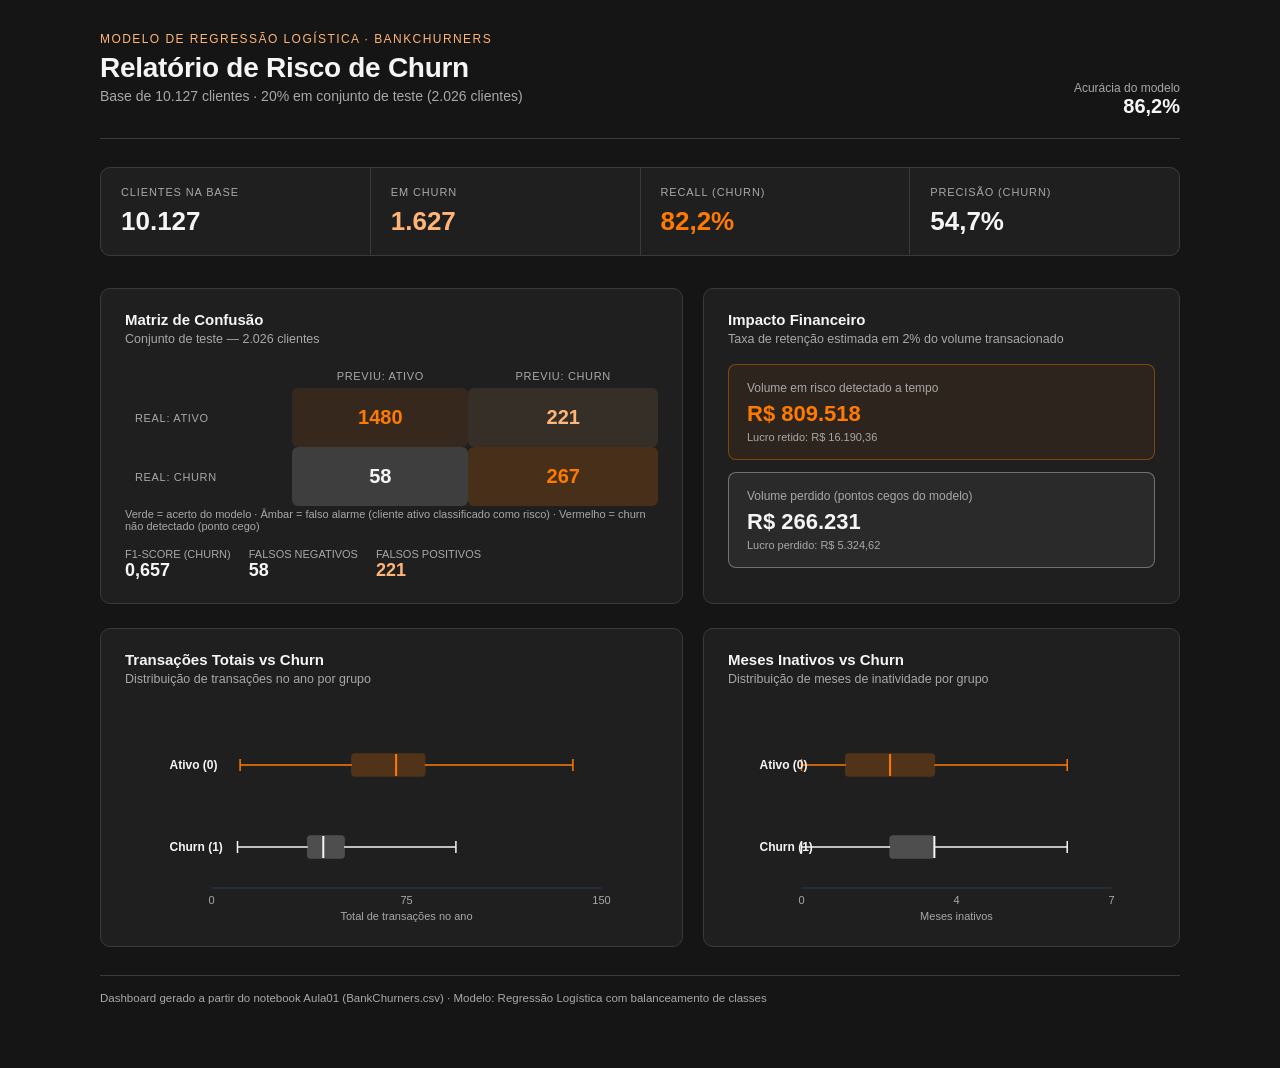
<file: dashboard-churn.html>
<!DOCTYPE html>
<html lang="pt-BR">
<head>
<meta charset="UTF-8">
<title>Relatório de Risco de Churn — BankChurners</title>
<style>
  :root{
    --bg:#151515;
    --surface:#1F1F1F;
    --surface-2:#2A2A2A;
    --line:#3A3A3A;
    --text:#F5F5F5;
    --muted:#A8A8A8;
    --amber:#FFB577;
    --teal:#FF7A00;
    --red:#F5F5F5;
  }
  *{box-sizing:border-box;}
  body{
    margin:0;
    background:var(--bg);
    color:var(--text);
    font-family:'Avantgarde','TeX Gyre Adventor','URW Gothic L',sans-serif;
    padding:32px 24px 64px;
  }
  .wrap{max-width:1080px;margin:0 auto;}

  header{
    border-bottom:1px solid var(--line);
    padding-bottom:20px;
    margin-bottom:28px;
    display:flex;
    justify-content:space-between;
    align-items:flex-end;
    flex-wrap:wrap;
    gap:12px;
  }
  .eyebrow{
    font-family:'Avantgarde','TeX Gyre Adventor','URW Gothic L',sans-serif;
    font-size:12px;
    letter-spacing:.12em;
    text-transform:uppercase;
    color:var(--amber);
    margin:0 0 6px;
  }
  h1{
    margin:0;
    font-size:28px;
    font-weight:700;
    letter-spacing:-0.01em;
  }
  .subtitle{color:var(--muted);font-size:14px;margin-top:4px;}
  .badge{
    font-family:'Avantgarde','TeX Gyre Adventor','URW Gothic L',sans-serif;
    font-size:12px;
    color:var(--muted);
    text-align:right;
  }
  .badge b{color:var(--text);font-size:20px;display:block;font-weight:600;}

  .kpi-strip{
    display:grid;
    grid-template-columns:repeat(4,1fr);
    gap:1px;
    background:var(--line);
    border:1px solid var(--line);
    border-radius:10px;
    overflow:hidden;
    margin-bottom:32px;
  }
  .kpi{
    background:var(--surface);
    padding:18px 20px;
  }
  .kpi .label{
    font-size:11px;
    color:var(--muted);
    text-transform:uppercase;
    letter-spacing:.08em;
    margin-bottom:8px;
  }
  .kpi .value{
    font-family:'Avantgarde','TeX Gyre Adventor','URW Gothic L',sans-serif;
    font-size:26px;
    font-weight:600;
  }
  .kpi .value.accent{color:var(--teal);}
  .kpi .value.warn{color:var(--amber);}

  .grid{
    display:grid;
    grid-template-columns:1.1fr .9fr;
    gap:20px;
    margin-bottom:24px;
  }
  @media (max-width:800px){.grid{grid-template-columns:1fr;}}

  .card{
    background:var(--surface);
    border:1px solid var(--line);
    border-radius:10px;
    padding:22px 24px;
  }
  .card h2{
    font-size:15px;
    font-weight:600;
    margin:0 0 4px;
  }
  .card .desc{font-size:12.5px;color:var(--muted);margin:0 0 18px;}

  /* Confusion matrix */
  .cm-table{width:100%;border-collapse:collapse;font-family:'Avantgarde','TeX Gyre Adventor','URW Gothic L',sans-serif;font-size:13px;}
  .cm-table th{color:var(--muted);font-weight:500;font-size:11px;text-transform:uppercase;letter-spacing:.06em;padding:6px 10px;}
  .cm-table td{padding:18px 10px;text-align:center;border-radius:6px;font-size:20px;font-weight:600;}
  .cm-tp{background:rgba(255,122,0,0.18);color:var(--teal);}
  .cm-tn{background:rgba(255,122,0,0.10);color:var(--teal);}
  .cm-fp{background:rgba(255,181,119,0.10);color:var(--amber);}
  .cm-fn{background:rgba(245,245,245,0.14);color:var(--red);}
  .cm-caption{font-size:11px;color:var(--muted);margin-top:2px;}

  .metrics-row{display:flex;gap:18px;margin-top:16px;flex-wrap:wrap;}
  .metric{font-family:'Avantgarde','TeX Gyre Adventor','URW Gothic L',sans-serif;}
  .metric .m-label{font-size:11px;color:var(--muted);text-transform:uppercase;}
  .metric .m-val{font-size:18px;font-weight:600;}

  /* Boxplots */
  svg{display:block;}
  .axis-label{font-size:11px;fill:var(--muted);font-family:'Avantgarde','TeX Gyre Adventor','URW Gothic L',sans-serif;}
  .box-title{font-size:12px;fill:var(--text);font-family:'Avantgarde','TeX Gyre Adventor','URW Gothic L',sans-serif;font-weight:600;}

  .impact-grid{display:grid;grid-template-columns:1fr 1fr;gap:16px;margin-top:6px;}
  .impact-card{border-radius:8px;padding:16px 18px;border:1px solid var(--line);}
  .impact-card.retido{border-color:rgba(255,122,0,0.4);background:rgba(255,122,0,0.06);}
  .impact-card.perdido{border-color:rgba(245,245,245,0.35);background:rgba(245,245,245,0.05);}
  .impact-card .t{font-size:12px;color:var(--muted);margin-bottom:6px;}
  .impact-card .n{font-family:'Avantgarde','TeX Gyre Adventor','URW Gothic L',sans-serif;font-size:22px;font-weight:600;}
  .impact-card.retido .n{color:var(--teal);}
  .impact-card.perdido .n{color:var(--red);}
  .impact-card .s{font-size:11px;color:var(--muted);margin-top:4px;}

  footer{margin-top:28px;font-size:11.5px;color:var(--muted);border-top:1px solid var(--line);padding-top:16px;}
</style>
</head>
<body>
<div class="wrap">

  <header>
    <div>
      <p class="eyebrow">Modelo de Regressão Logística · BankChurners</p>
      <h1>Relatório de Risco de Churn</h1>
      <p class="subtitle">Base de 10.127 clientes · 20% em conjunto de teste (2.026 clientes)</p>
    </div>
    <div class="badge">Acurácia do modelo<b>86,2%</b></div>
  </header>

  <div class="kpi-strip">
    <div class="kpi">
      <div class="label">Clientes na base</div>
      <div class="value">10.127</div>
    </div>
    <div class="kpi">
      <div class="label">Em churn</div>
      <div class="value warn">1.627</div>
    </div>
    <div class="kpi">
      <div class="label">Recall (churn)</div>
      <div class="value accent">82,2%</div>
    </div>
    <div class="kpi">
      <div class="label">Precisão (churn)</div>
      <div class="value">54,7%</div>
    </div>
  </div>

  <div class="grid">
    <div class="card">
      <h2>Matriz de Confusão</h2>
      <p class="desc">Conjunto de teste — 2.026 clientes</p>
      <table class="cm-table">
        <tr>
          <th></th>
          <th>Previu: Ativo</th>
          <th>Previu: Churn</th>
        </tr>
        <tr>
          <th style="text-align:left">Real: Ativo</th>
          <td class="cm-tn">1480</td>
          <td class="cm-fp">221</td>
        </tr>
        <tr>
          <th style="text-align:left">Real: Churn</th>
          <td class="cm-fn">58</td>
          <td class="cm-tp">267</td>
        </tr>
      </table>
      <p class="cm-caption">Verde = acerto do modelo · Âmbar = falso alarme (cliente ativo classificado como risco) · Vermelho = churn não detectado (ponto cego)</p>
      <div class="metrics-row">
        <div class="metric"><div class="m-label">F1-score (churn)</div><div class="m-val">0,657</div></div>
        <div class="metric"><div class="m-label">Falsos negativos</div><div class="m-val" style="color:var(--red)">58</div></div>
        <div class="metric"><div class="m-label">Falsos positivos</div><div class="m-val" style="color:var(--amber)">221</div></div>
      </div>
    </div>

    <div class="card">
      <h2>Impacto Financeiro</h2>
      <p class="desc">Taxa de retenção estimada em 2% do volume transacionado</p>
      <div class="impact-card retido">
        <div class="t">Volume em risco detectado a tempo</div>
        <div class="n">R$ 809.518</div>
        <div class="s">Lucro retido: R$ 16.190,36</div>
      </div>
      <div class="impact-card perdido" style="margin-top:12px;">
        <div class="t">Volume perdido (pontos cegos do modelo)</div>
        <div class="n">R$ 266.231</div>
        <div class="s">Lucro perdido: R$ 5.324,62</div>
      </div>
    </div>
  </div>

  <div class="grid">
    <div class="card">
      <h2>Transações Totais vs Churn</h2>
      <p class="desc">Distribuição de transações no ano por grupo</p>
      <svg id="box1" viewBox="0 0 460 220" width="100%" height="220"></svg>
    </div>
    <div class="card">
      <h2>Meses Inativos vs Churn</h2>
      <p class="desc">Distribuição de meses de inatividade por grupo</p>
      <svg id="box2" viewBox="0 0 380 220" width="100%" height="220"></svg>
    </div>
  </div>

  <footer>
    Dashboard gerado a partir do notebook Aula01 (BankChurners.csv) · Modelo: Regressão Logística com balanceamento de classes
  </footer>
</div>

<script>
const dataTrans = {
  0: {min:11,q1:54,median:71,q3:82,max:139},
  1: {min:10,q1:37,median:43,q3:51,max:94}
};
const dataInact = {
  0: {min:0,q1:1,median:2,q3:3,max:6},
  1: {min:0,q1:2,median:3,q3:3,max:6}
};

function drawBox(svgId, data, xMaxDomain, unitLabel){
  const svg = document.getElementById(svgId);
  const W = svgId==='box1'?460:380, H=220;
  const padL=50,padR=20,padT=20,padB=36;
  const plotW = W-padL-padR, plotH = H-padT-padB;
  const scale = v => padL + (v/xMaxDomain)*plotW;
  const colors = {0:'#FF7A00',1:'#F5F5F5'};
  const labels = {0:'Ativo (0)',1:'Churn (1)'};
  let svgns = "http://www.w3.org/2000/svg";
  function el(tag,attrs){
    const e = document.createElementNS(svgns,tag);
    for(const k in attrs) e.setAttribute(k,attrs[k]);
    return e;
  }
  // axis
  const axis = el('line',{x1:padL,y1:padT+plotH,x2:padL+plotW,y2:padT+plotH,stroke:'#2A3B57','stroke-width':1});
  svg.appendChild(axis);
  [0, xMaxDomain/2, xMaxDomain].forEach(v=>{
    const x = scale(v);
    const t = el('text',{x:x,y:padT+plotH+16,'text-anchor':'middle',class:'axis-label'});
    t.textContent = Math.round(v);
    svg.appendChild(t);
  });
  const axisLabel = el('text',{x:padL+plotW/2,y:H-4,'text-anchor':'middle',class:'axis-label'});
  axisLabel.textContent = unitLabel;
  svg.appendChild(axisLabel);

  const groups = [0,1];
  const rowH = plotH/groups.length;
  groups.forEach((g,i)=>{
    const d = data[g];
    const cy = padT + rowH*i + rowH/2;
    const boxH = 22;
    const color = colors[g];
    // whisker
    svg.appendChild(el('line',{x1:scale(d.min),y1:cy,x2:scale(d.q1),y2:cy,stroke:color,'stroke-width':1.5}));
    svg.appendChild(el('line',{x1:scale(d.q3),y1:cy,x2:scale(d.max),y2:cy,stroke:color,'stroke-width':1.5}));
    svg.appendChild(el('line',{x1:scale(d.min),y1:cy-6,x2:scale(d.min),y2:cy+6,stroke:color,'stroke-width':1.5}));
    svg.appendChild(el('line',{x1:scale(d.max),y1:cy-6,x2:scale(d.max),y2:cy+6,stroke:color,'stroke-width':1.5}));
    // box
    svg.appendChild(el('rect',{x:scale(d.q1),y:cy-boxH/2,width:scale(d.q3)-scale(d.q1),height:boxH,fill:color,opacity:0.22,stroke:color,'stroke-width':1.5,rx:3}));
    // median
    svg.appendChild(el('line',{x1:scale(d.median),y1:cy-boxH/2,x2:scale(d.median),y2:cy+boxH/2,stroke:color,'stroke-width':2}));
    // label
    const lbl = el('text',{x:8,y:cy+4,class:'box-title'});
    lbl.textContent = labels[g];
    lbl.setAttribute('fill', color);
    svg.appendChild(lbl);
  });
}

drawBox('box1', dataTrans, 150, 'Total de transações no ano');
drawBox('box2', dataInact, 7, 'Meses inativos');
</script>

</body>
</html>
</file>
